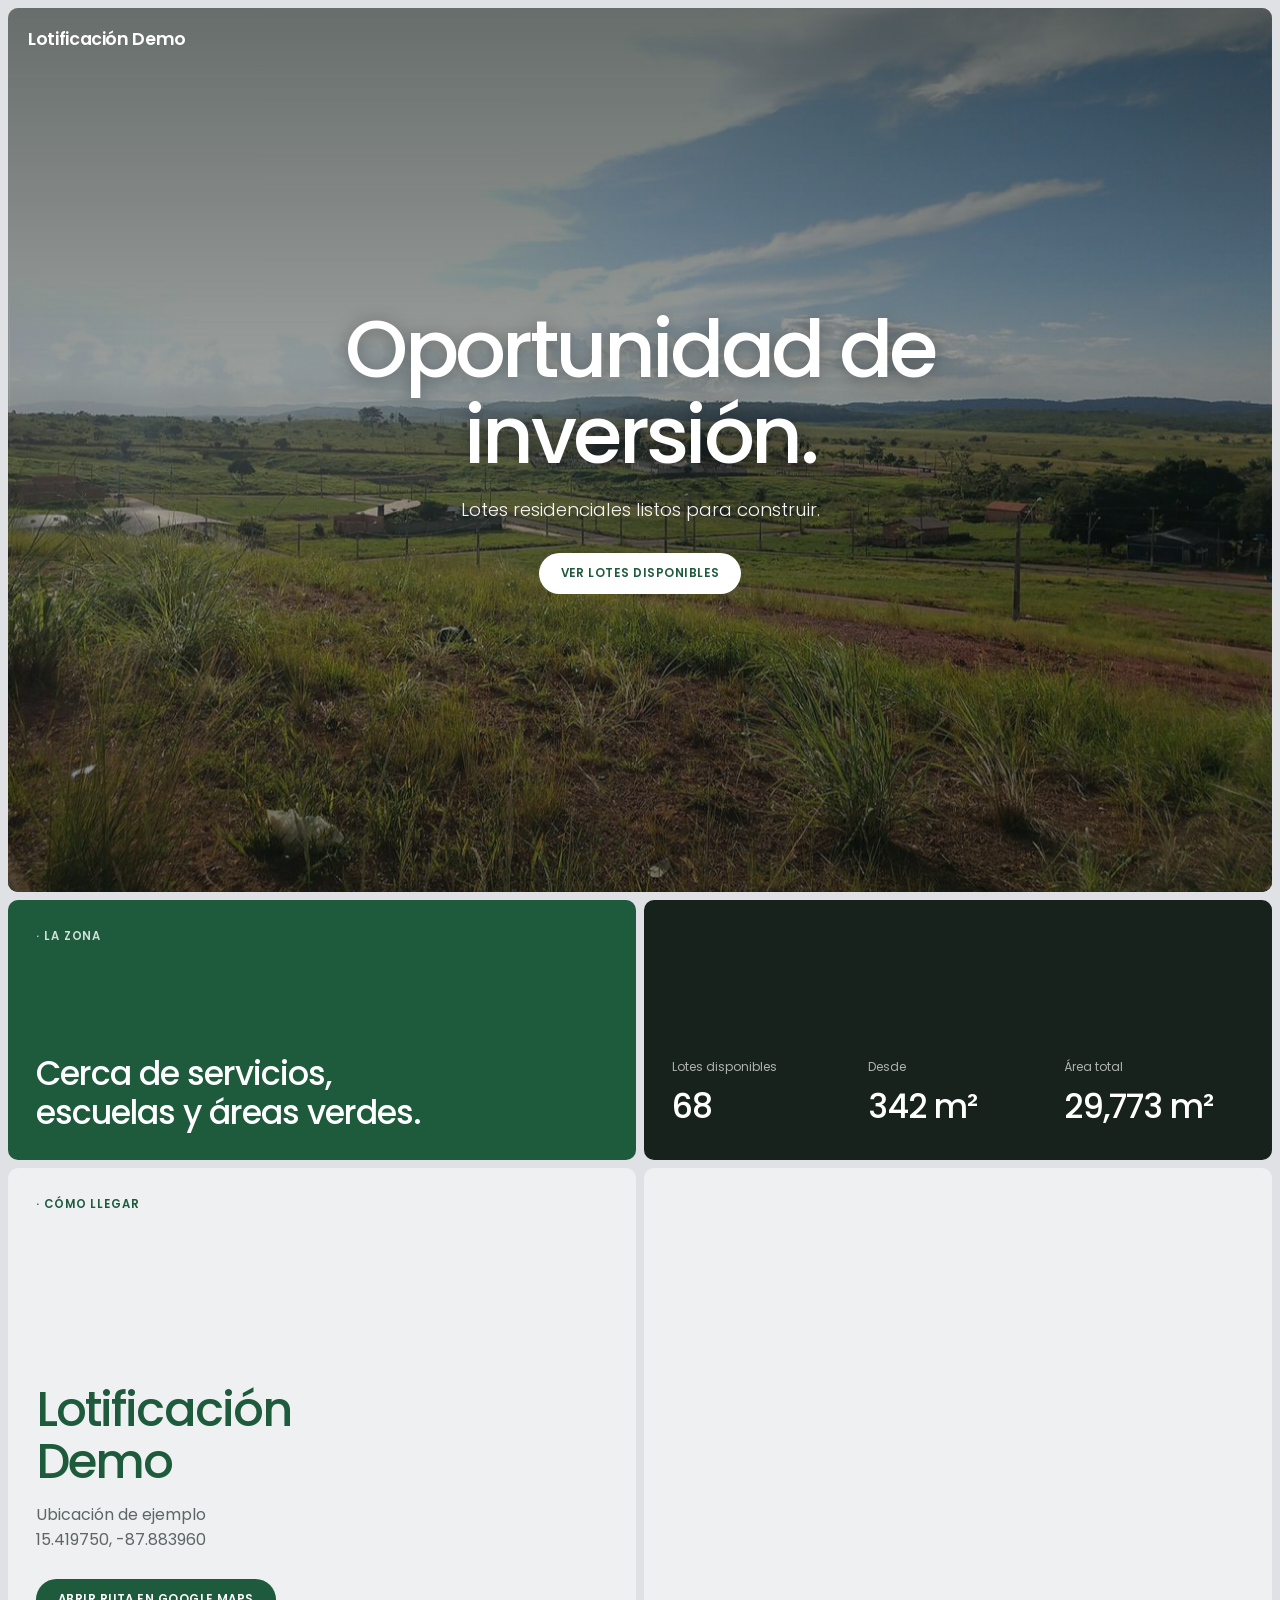
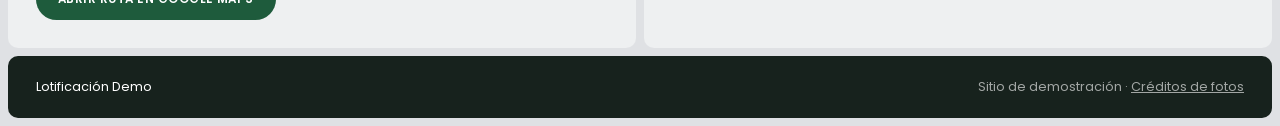
<file: index.html>
<!doctype html>
<html lang="es">
<head>
  <meta charset="utf-8">
  <meta name="viewport" content="width=device-width, initial-scale=1">
  <title>Lotificación Demo · Oportunidad de inversión</title>
  <link rel="icon" type="image/svg+xml" href="img/favicon.svg">
  <meta name="theme-color" content="#1e5b3c">
  <meta name="description" content="Demo de lotificación: lotes residenciales con mapa interactivo.">
  <link rel="preconnect" href="https://fonts.googleapis.com">
  <link rel="preconnect" href="https://fonts.gstatic.com" crossorigin>
  <link rel="stylesheet" href="https://fonts.googleapis.com/css2?family=Poppins:wght@300;400;500;600&display=swap">
  <link rel="stylesheet" href="css/landing.css">
</head>
<body>
  <main class="frame">

    <!-- Hero: foto de un terreno en lotificación (media/hero.jpg, Wikimedia Commons; crédito en creditos.html) -->
    <section class="hero panel">
      <img class="hero-media" src="media/hero.jpg" alt="" fetchpriority="high" onerror="this.remove()">
      <div class="hero-shade"></div>
      <a href="./" class="logo">Lotificación Demo</a>
      <div class="hero-content">
        <h1>Oportunidad de inversión.</h1>
        <p>Lotes residenciales listos para construir.</p>
        <a href="mapa" class="btn btn-light">Ver lotes disponibles</a>
      </div>
    </section>

    <div class="duo">
      <section class="panel panel-accent zone">
        <p class="eyebrow eyebrow-light">La zona</p>
        <p class="zone-text">Cerca de servicios, escuelas y áreas verdes.</p>
      </section>
      <section class="panel panel-dark facts">
        <dl>
          <div><dt>Lotes disponibles</dt><dd id="stat-disponibles">—</dd></div>
          <div><dt>Desde</dt><dd id="stat-desde">—</dd></div>
          <div><dt>Área total</dt><dd id="stat-area">—</dd></div>
        </dl>
      </section>
    </div>

    <section class="duo route" id="ubicacion">
      <div class="panel panel-light route-text">
        <p class="eyebrow">Cómo llegar</p>
        <div>
          <h2>Lotificación Demo</h2>
          <p class="intro">Ubicación de ejemplo<br><span id="coords"></span></p>
          <a class="btn" id="btn-ruta" target="_blank" rel="noopener">Abrir ruta en Google Maps</a>
        </div>
      </div>
      <iframe class="panel route-map" id="mapa-google" title="Ubicación en Google Maps" loading="lazy" referrerpolicy="no-referrer-when-downgrade"></iframe>
    </section>

    <footer class="panel panel-dark footer">
      <span>Lotificación Demo</span>
      <span>Sitio de demostración · <a href="creditos">Créditos de fotos</a></span>
    </footer>
  </main>

  <script src="js/config.js"></script>
  <script src="js/inventario.js"></script>
  <script src="js/landing.js"></script>
</body>
</html>
</file>
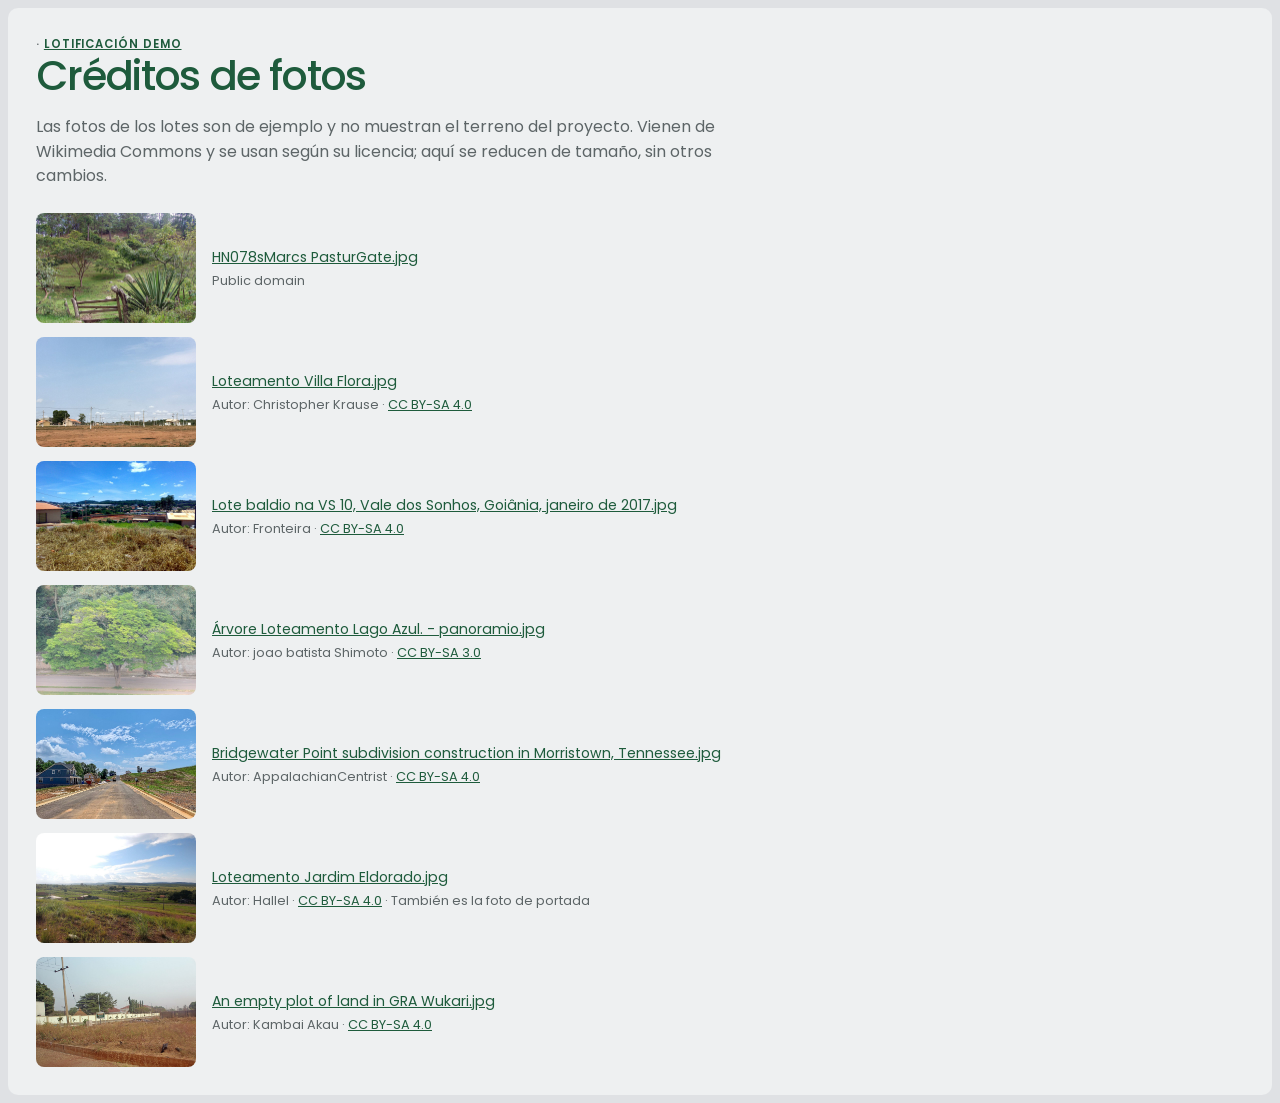
<file: creditos.html>
<!doctype html>
<html lang="es">
<head>
  <meta charset="utf-8">
  <meta name="viewport" content="width=device-width, initial-scale=1">
  <title>Créditos de fotos · Lotificación Demo</title>
  <link rel="icon" type="image/svg+xml" href="img/favicon.svg">
  <link rel="preconnect" href="https://fonts.googleapis.com">
  <link rel="preconnect" href="https://fonts.gstatic.com" crossorigin>
  <link rel="stylesheet" href="https://fonts.googleapis.com/css2?family=Poppins:wght@300;400;500;600&display=swap">
  <link rel="stylesheet" href="css/landing.css">
  <style>
    .creditos { padding: 28px; }
    .creditos h1 { font-size: clamp(1.8rem, 4vw, 2.6rem); letter-spacing: -.04em; color: var(--accent); }
    .creditos p { color: var(--muted); line-height: 1.55; max-width: 70ch; }
    .creditos ul { list-style: none; margin: 24px 0 0; padding: 0; display: grid; gap: 14px; }
    .creditos li { display: flex; gap: 16px; align-items: center; }
    .creditos img { width: 160px; height: 110px; object-fit: cover; border-radius: 8px; flex: none; }
    .creditos li div { display: flex; flex-direction: column; gap: 4px; font-size: .88rem; min-width: 0; overflow-wrap: anywhere; }
    .creditos li span { color: var(--muted); font-size: .8rem; }
    .creditos a { color: var(--accent); }
    @media (max-width: 560px) { .creditos { padding: 20px; } .creditos img { width: 96px; height: 72px; } }
  </style>
</head>
<body>
  <main class="frame">
    <section class="panel panel-light creditos">
      <p class="eyebrow"><a href="./">Lotificación Demo</a></p>
      <h1>Créditos de fotos</h1>
      <p>Las fotos de los lotes son de ejemplo y no muestran el terreno del proyecto. Vienen de Wikimedia Commons y se usan según su licencia; aquí se reducen de tamaño, sin otros cambios.</p>
      <ul>
      <li>
        <img src="fotos/demo/potrero-honduras.jpg" alt="" loading="lazy" width="160" height="110">
        <div>
          <a href="https://commons.wikimedia.org/wiki/File:HN078sMarcs_PasturGate.jpg" target="_blank" rel="noopener">HN078sMarcs PasturGate.jpg</a>
          <span>Public domain</span>
        </div>
      </li>
      <li>
        <img src="fotos/demo/lotes-villa-flora.jpg" alt="" loading="lazy" width="160" height="110">
        <div>
          <a href="https://commons.wikimedia.org/wiki/File:Loteamento_Villa_Flora.jpg" target="_blank" rel="noopener">Loteamento Villa Flora.jpg</a>
          <span>Autor: Christopher Krause · <a href="https://creativecommons.org/licenses/by-sa/4.0" target="_blank" rel="noopener">CC BY-SA 4.0</a></span>
        </div>
      </li>
      <li>
        <img src="fotos/demo/lote-goiania.jpg" alt="" loading="lazy" width="160" height="110">
        <div>
          <a href="https://commons.wikimedia.org/wiki/File:Lote_baldio_na_VS_10,_Vale_dos_Sonhos,_Goi%C3%A2nia,_janeiro_de_2017.jpg" target="_blank" rel="noopener">Lote baldio na VS 10, Vale dos Sonhos, Goiânia, janeiro de 2017.jpg</a>
          <span>Autor: Fronteira · <a href="https://creativecommons.org/licenses/by-sa/4.0" target="_blank" rel="noopener">CC BY-SA 4.0</a></span>
        </div>
      </li>
      <li>
        <img src="fotos/demo/arbol-lote.jpg" alt="" loading="lazy" width="160" height="110">
        <div>
          <a href="https://commons.wikimedia.org/wiki/File:%C3%81rvore_Loteamento_Lago_Azul._-_panoramio.jpg" target="_blank" rel="noopener">Árvore Loteamento Lago Azul. - panoramio.jpg</a>
          <span>Autor: joao batista Shimoto · <a href="https://creativecommons.org/licenses/by-sa/3.0" target="_blank" rel="noopener">CC BY-SA 3.0</a></span>
        </div>
      </li>
      <li>
        <img src="fotos/demo/calle-lotificacion.jpg" alt="" loading="lazy" width="160" height="110">
        <div>
          <a href="https://commons.wikimedia.org/wiki/File:Bridgewater_Point_subdivision_construction_in_Morristown,_Tennessee.jpg" target="_blank" rel="noopener">Bridgewater Point subdivision construction in Morristown, Tennessee.jpg</a>
          <span>Autor: AppalachianCentrist · <a href="https://creativecommons.org/licenses/by-sa/4.0" target="_blank" rel="noopener">CC BY-SA 4.0</a></span>
        </div>
      </li>
      <li>
        <img src="fotos/demo/lotes-jardim-eldorado.jpg" alt="" loading="lazy" width="160" height="110">
        <div>
          <a href="https://commons.wikimedia.org/wiki/File:Loteamento_Jardim_Eldorado.jpg" target="_blank" rel="noopener">Loteamento Jardim Eldorado.jpg</a>
          <span>Autor: Hallel · <a href="https://creativecommons.org/licenses/by-sa/4.0" target="_blank" rel="noopener">CC BY-SA 4.0</a> · También es la foto de portada</span>
        </div>
      </li>
      <li>
        <img src="fotos/demo/terreno-wukari.jpg" alt="" loading="lazy" width="160" height="110">
        <div>
          <a href="https://commons.wikimedia.org/wiki/File:An_empty_plot_of_land_in_GRA_Wukari.jpg" target="_blank" rel="noopener">An empty plot of land in GRA Wukari.jpg</a>
          <span>Autor: Kambai Akau · <a href="https://creativecommons.org/licenses/by-sa/4.0" target="_blank" rel="noopener">CC BY-SA 4.0</a></span>
        </div>
      </li>
      </ul>
    </section>
  </main>
</body>
</html>
</file>
<file: css/landing.css>
:root {
  --page: #dfe1e4;
  --surface: #eef0f1;
  --ink: #23292b;
  --muted: #5d6567;
  --accent: #1e5b3c;      /* verde profundo, acorde a los lotes del mapa */
  --accent-dark: #164430;
  --dark: #17221d;
  --radius: 10px;
  --gap: 8px;
  font-family: "Poppins", "Segoe UI", system-ui, sans-serif;
  color: var(--ink);
}

* { box-sizing: border-box; }
[hidden] { display: none !important; }
html { scroll-behavior: smooth; }
body { margin: 0; background: var(--page); -webkit-font-smoothing: antialiased; }
h1, h2 { font-weight: 500; margin: 0; line-height: 1.08; }

/* Marco: toda la página son paneles con esquinas suaves separados por un margen fino */
.frame { padding: var(--gap); display: flex; flex-direction: column; gap: var(--gap); }
.panel { border-radius: var(--radius); overflow: hidden; position: relative; }
.panel-accent { background: var(--accent); color: #fff; }
.panel-dark { background: var(--dark); color: #fff; }

.eyebrow {
  margin: 0; font-size: .72rem; font-weight: 600; text-transform: uppercase; letter-spacing: .08em; color: var(--accent);
}
.eyebrow::before { content: "· "; }
.eyebrow-light { color: rgba(255, 255, 255, .8); }

.btn {
  display: inline-block; padding: 12px 22px; border-radius: 999px; background: var(--accent); color: #fff;
  font-size: .74rem; font-weight: 600; text-transform: uppercase; letter-spacing: .04em; text-decoration: none;
  transition: background .15s, color .15s;
}
.btn:hover { background: var(--accent-dark); }
.btn-light { background: #fff; color: var(--accent); }
.btn-light:hover { background: var(--surface); }

/* Hero */
.hero {
  min-height: calc(100svh - var(--gap) * 2); display: flex; align-items: center; justify-content: center;
  padding: 96px 20px; text-align: center; color: #fff;
  background: linear-gradient(170deg, #6f8a86 0%, #3c5852 50%, #22362f 100%);
}
/* Foto de portada con un acercamiento lento (sin él si el sistema pide reducir movimiento) */
.hero-media {
  position: absolute; inset: 0; width: 100%; height: 100%; object-fit: cover; object-position: center 60%;
  animation: acercar 24s ease-out both;
}
@keyframes acercar { from { transform: scale(1.12); } to { transform: scale(1); } }
@media (prefers-reduced-motion: reduce) { .hero-media { animation: none; } }
/* Más oscuro arriba: la foto tiene el cielo muy claro detrás del nombre y del título */
.hero-shade {
  position: absolute; inset: 0;
  background: linear-gradient(to bottom, rgba(10, 20, 16, .62) 0%, rgba(10, 20, 16, .42) 40%, rgba(10, 20, 16, .38) 70%, rgba(10, 20, 16, .55) 100%);
}
.hero h1, .hero p { text-shadow: 0 2px 18px rgba(0, 0, 0, .35); }
.logo { position: absolute; top: 18px; left: 20px; z-index: 2; display: block; }
.logo { color: #fff; text-decoration: none; font-size: 1.1rem; font-weight: 600; letter-spacing: -.02em; }
.hero-content { position: relative; max-width: 760px; display: flex; flex-direction: column; align-items: center; }
.hero h1 { font-size: clamp(2.5rem, 7vw, 5rem); letter-spacing: -.045em; }
.hero p { margin: 18px 0 30px; font-size: clamp(1rem, 2vw, 1.15rem); font-weight: 300; opacity: .95; max-width: 36ch; }

/* Bloques bajo el hero */
.duo { display: grid; grid-template-columns: 1fr 1fr; gap: var(--gap); }
.zone, .facts { padding: 28px; min-height: 260px; display: flex; flex-direction: column; }
.zone-text { margin: auto 0 0; font-size: clamp(1.4rem, 2.6vw, 2.1rem); font-weight: 500; letter-spacing: -.03em; line-height: 1.15; max-width: 20ch; }
.facts dl { margin: auto 0 0; display: grid; grid-template-columns: repeat(3, 1fr); gap: 16px; }
.facts dt { font-size: .75rem; opacity: .65; }
.facts dd { margin: 6px 0 0; font-size: clamp(1.4rem, 2.6vw, 2.1rem); font-weight: 500; letter-spacing: -.03em; }

/* Cómo llegar: texto y mapa en la misma fila */
.panel-light { background: var(--surface); }
.route-text { padding: 28px; min-height: 480px; display: flex; flex-direction: column; justify-content: space-between; gap: 32px; }
.route-text h2 { font-size: clamp(2rem, 4vw, 3rem); letter-spacing: -.04em; color: var(--accent); max-width: 12ch; }
.intro { margin: 16px 0 26px; line-height: 1.55; color: var(--muted); }
.route-map { width: 100%; height: 100%; min-height: 480px; border: 0; display: block; background: var(--surface); }

.footer { display: flex; justify-content: space-between; flex-wrap: wrap; gap: 12px; padding: 22px 28px; font-size: .8rem; }
.footer span:last-child { opacity: .6; }
.footer a { color: inherit; }

@media (max-width: 760px) {
  .duo { grid-template-columns: 1fr; }
  .zone, .facts { min-height: 200px; padding: 24px; }
  .facts dl { grid-template-columns: 1fr 1fr; }
  .route-text { min-height: 0; padding: 24px; }
  .route-map { min-height: 360px; }
  .logo { left: 12px; top: 12px; }
}
</file>
